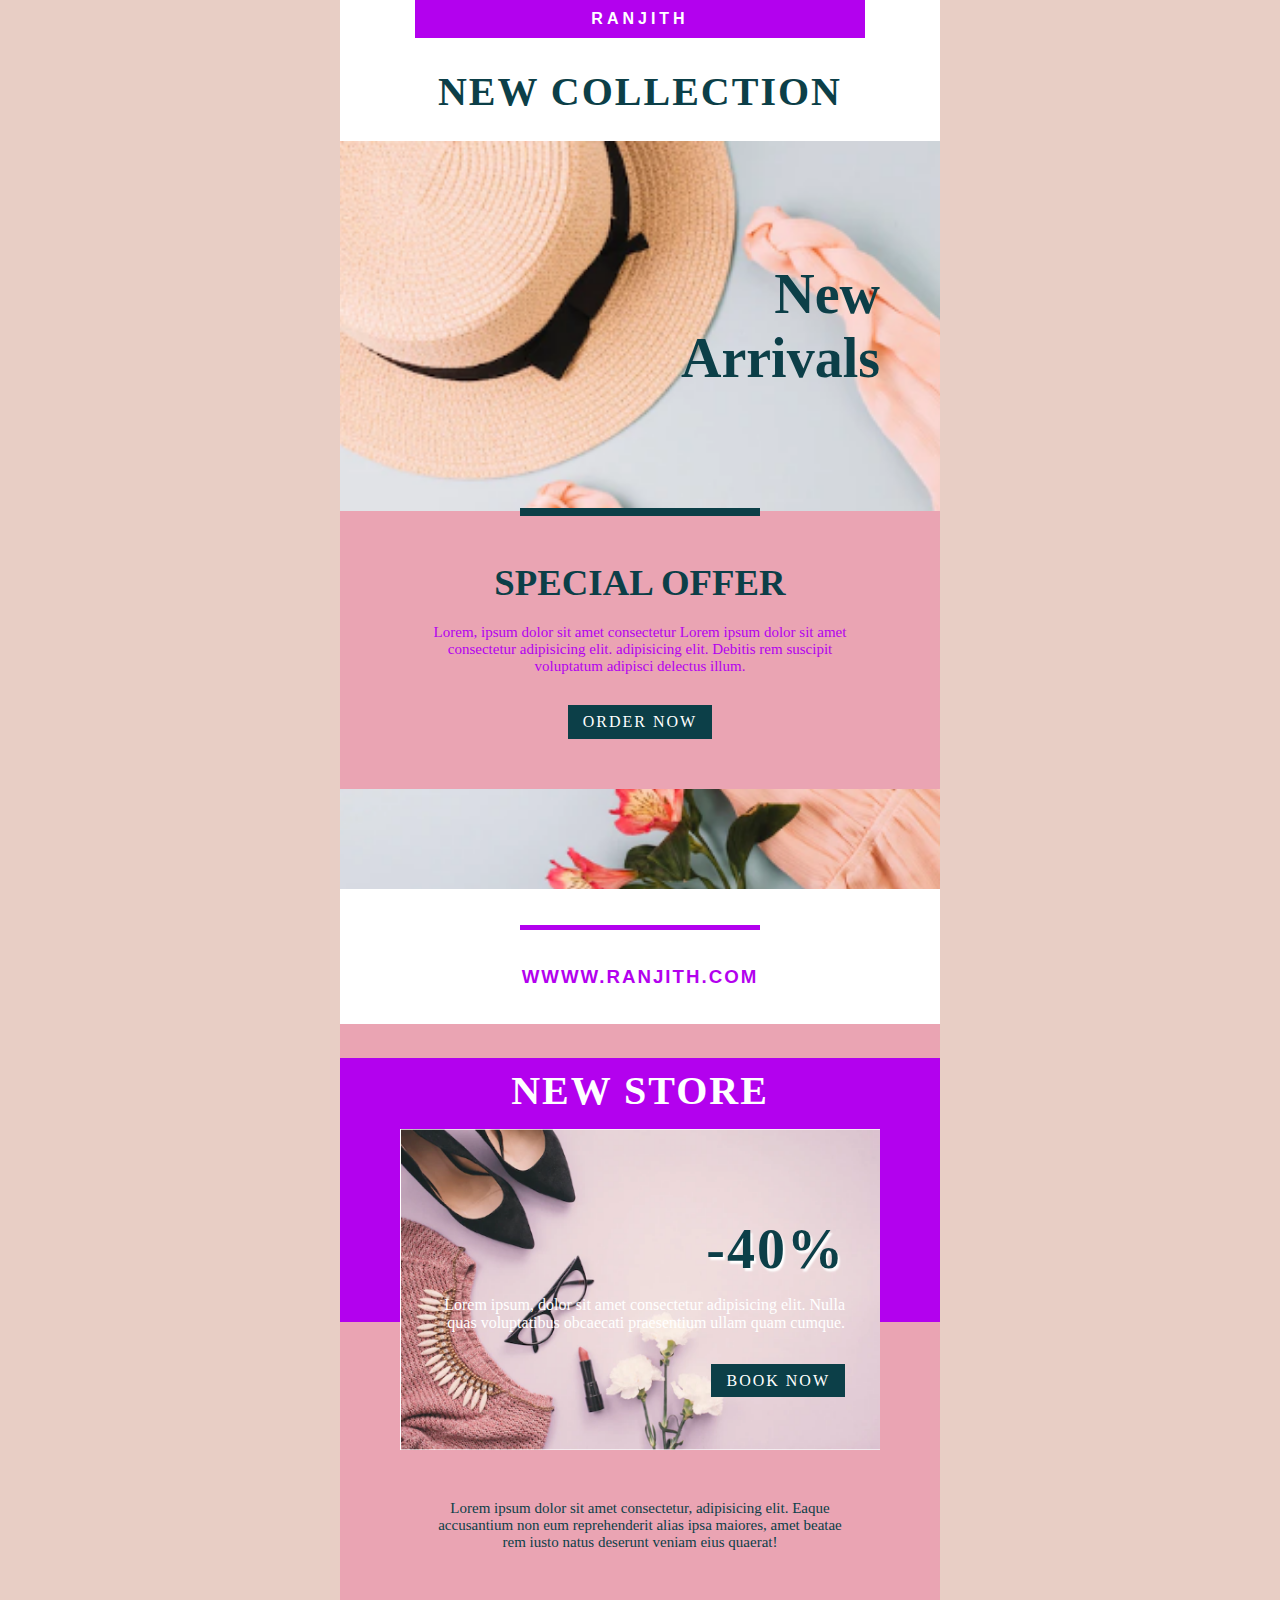
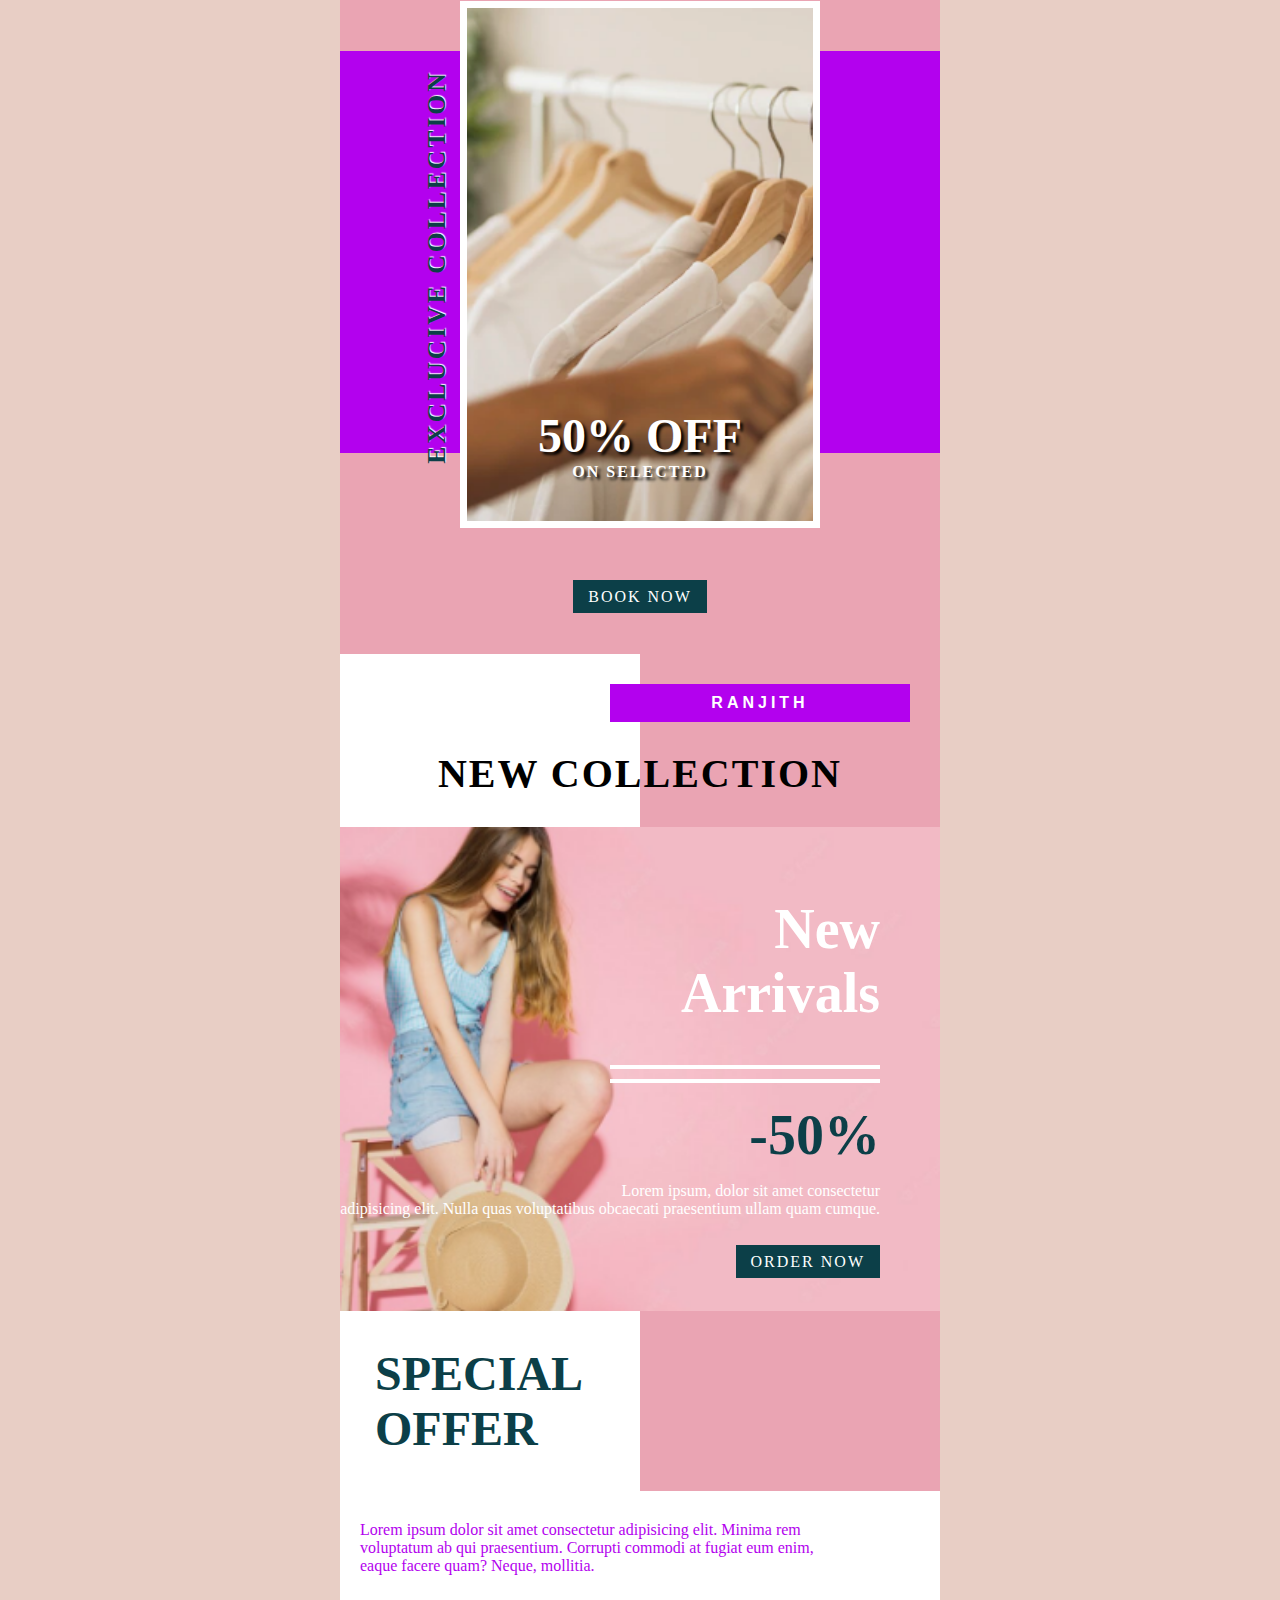
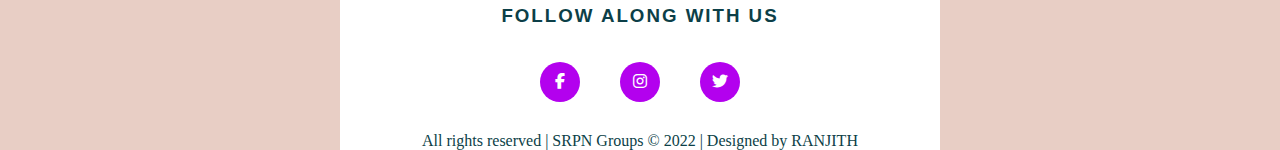
<file: brand/index.html>
<!DOCTYPE html>
<html lang="en">

<head>
    <meta charset="UTF-8">
    <meta http-equiv="X-UA-Compatible" content="IE=edge">
    <meta name="viewport" content="width=device-width, initial-scale=1.0">
    <title>Document</title>
    <link rel="stylesheet" href="style.css">
    <link rel="stylesheet" href="https://cdnjs.cloudflare.com/ajax/libs/font-awesome/6.2.0/css/all.min.css">
    
</head>

<body>
    <div class="wrapper">
       
        <div class="container">
            <div class="header-1">
                <div class="tag-top">
                    <h4>RANJITH</h4>
                </div>
                <h1>NEW COLLECTION</h1>
            </div>
            <div class="slide">
                <div class="banner">
                    <h1>New <br> Arrivals</h1>
                </div>
               
            </div>

            <div class="pink">
                <div class="line1"></div>
                <h2>SPECIAL OFFER</h2>
                <p>Lorem, ipsum dolor sit amet consectetur Lorem ipsum dolor sit amet consectetur adipisicing elit.
                    adipisicing elit. Debitis rem suscipit voluptatum adipisci delectus illum.</p>
                <a href="" class="btn">ORDER NOW</a>
            </div>

            <div class="footer-1">
                <p>
                </p>
            </div>
            <div class="footer">
                <div class="line2"></div>
                <h3>WWWW.RANJITH.COM</h3>
            </div>
        </div>
        <!-- ---------------------- First page  End----------------  -->
        <div class="p_container">
            <div class="header-2">
                <h1>NEW STORE</h1>
                <div class="image">
                    <h1><span>-40%</span></h1>
                    <p>Lorem ipsum, dolor sit amet consectetur adipisicing elit. Nulla quas voluptatibus  obcaecati
                       praesentium ullam quam cumque.
                    </p>
                    <a href="#" class="btn">BOOK NOW</a>
                </div>

            </div>
            <div class="banner-2">
                <p class="para" id="para">Lorem ipsum dolor sit amet consectetur, adipisicing elit. Eaque accusantium
                    non eum  reprehenderit alias ipsa maiores, amet beatae rem iusto natus deserunt veniam eius quaerat!</p>
                <div class="image2">
                    <h1><span>50%</span> OFF</h1>
                    <h6>ON SELECTED </h6>
                </div>

                <div class="side">
                    <h4>EXCLUCIVE COLLECTION </h4>
                </div>

               
                <div class="footer-2">
                    <a href="#" class="btn btn1">BOOK NOW</a>

                </div>
            </div>
        </div>
        <!-- ------------------ Second page End------------------------ -->

        <div class="container2">

            <div class="header3">
                <div class="tag2">
                    <h4>RANJITH</h4>
                </div>
                <h1>NEW COLLECTION</h1>
            </div>
            <div class="banner3">
                <div class="right">
                    <h1>New <br> Arrivals</h1>
                    <h3> </h3>
                    <h3></h3>
                    <h2>-50%</h2>
                    <p>Lorem ipsum, dolor sit amet consectetur <br> adipisicing elit. Nulla quas voluptatibus obcaecati
                        praesentium ullam quam cumque.
                    </p>
                    <a href="#" class="btn">ORDER NOW</a>


                </div>


            </div>
            <div class="body">
                <h1>SPECIAL OFFER</h1>
            </div>
        </div>
        <div class="container">
            <div class="footer3">
                <p class="para1">Lorem ipsum dolor sit amet consectetur adipisicing elit. Minima rem voluptatum ab qui
                    praesentium. Corrupti commodi at fugiat eum enim, eaque facere quam? Neque, mollitia.</p>

                <h3>FOLLOW ALONG WITH US</h3>
                <div class="icon">
                    <div><a href="#"><i class="fa-brands fa-facebook-f"></i></a></div>
                    <div><a href="#"><i class="fa-brands fa-instagram"></i></a></div>
                    <div><a href="#"><i class="fa-brands fa-twitter"></i></a></div>
                </div>
                <div class="container-fluid copy text-white text-center py-4" id="copy">
                    <p>All rights reserved |<span> SRPN Groups &#169; 2022 | Designed by <span>RANJITH</span></span></p>
                </div>
            </div>
        </div>
    </div>

</body>
</html>
</file>
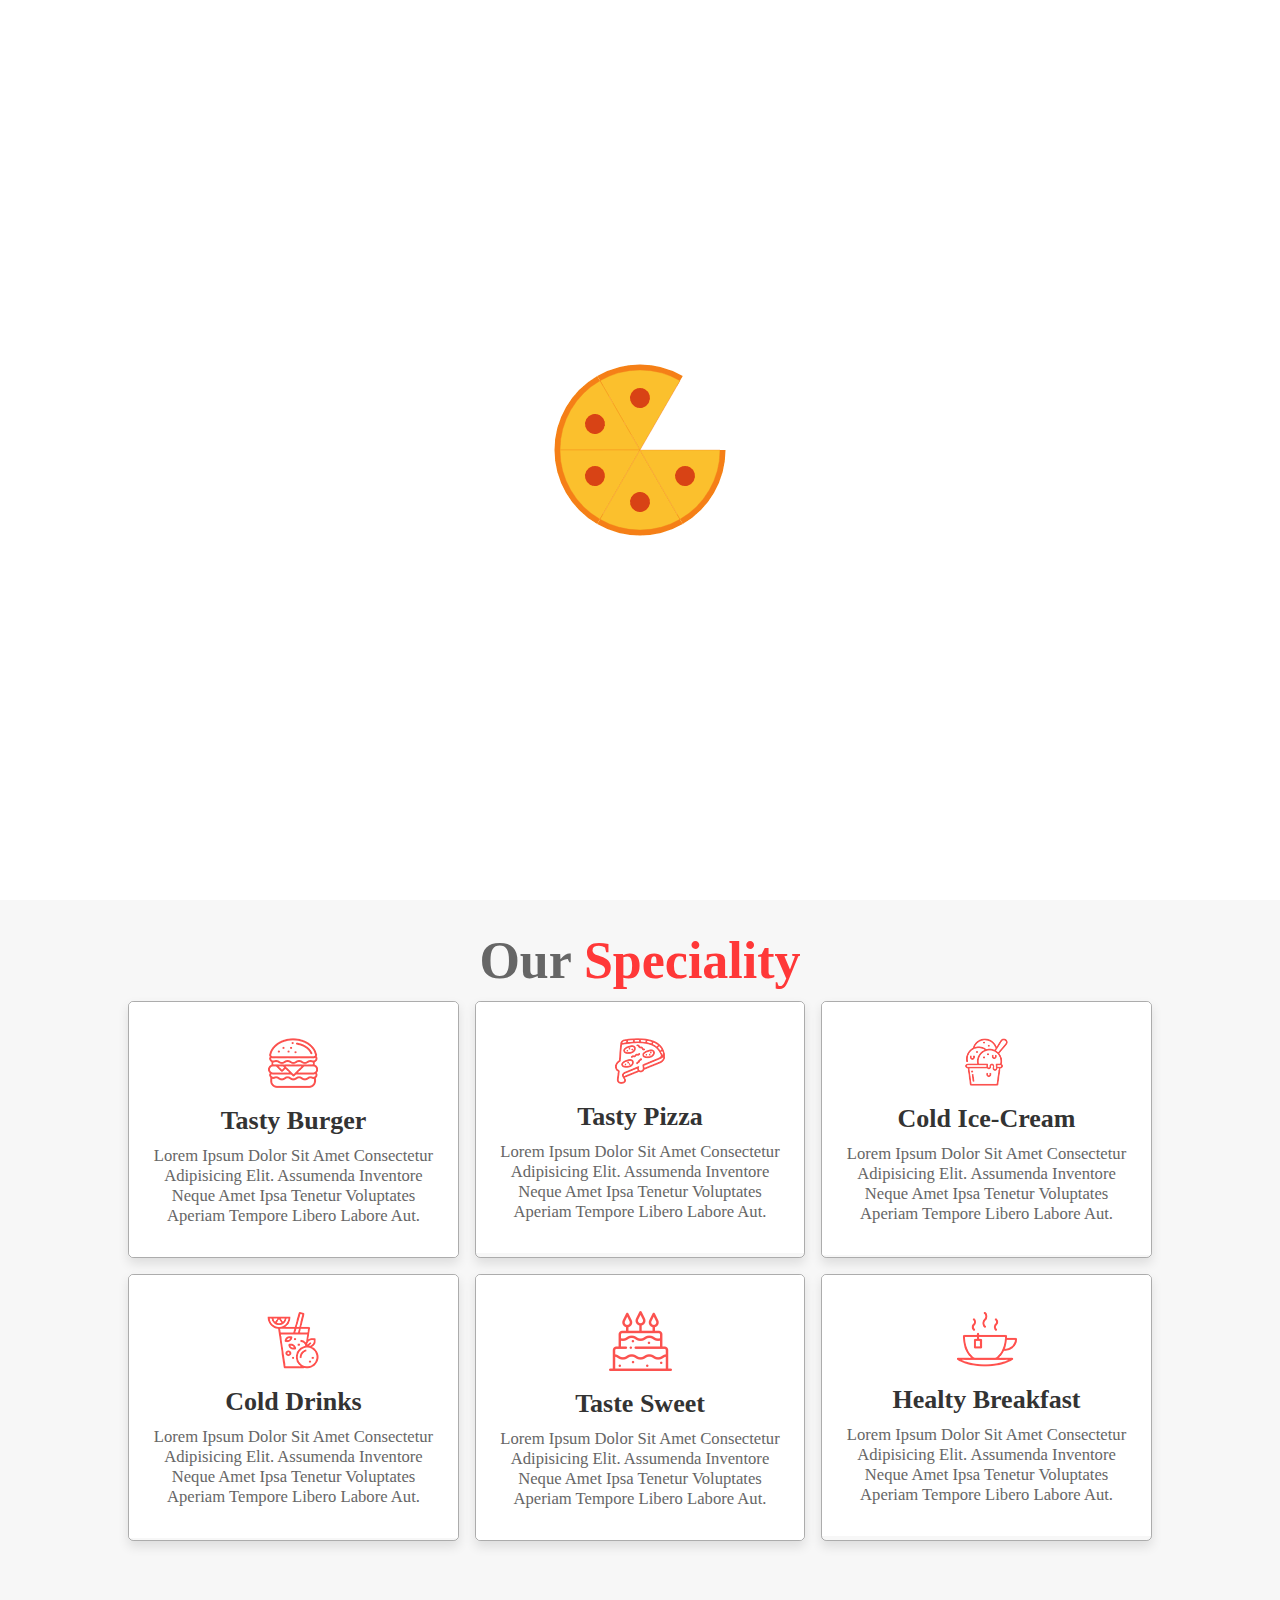
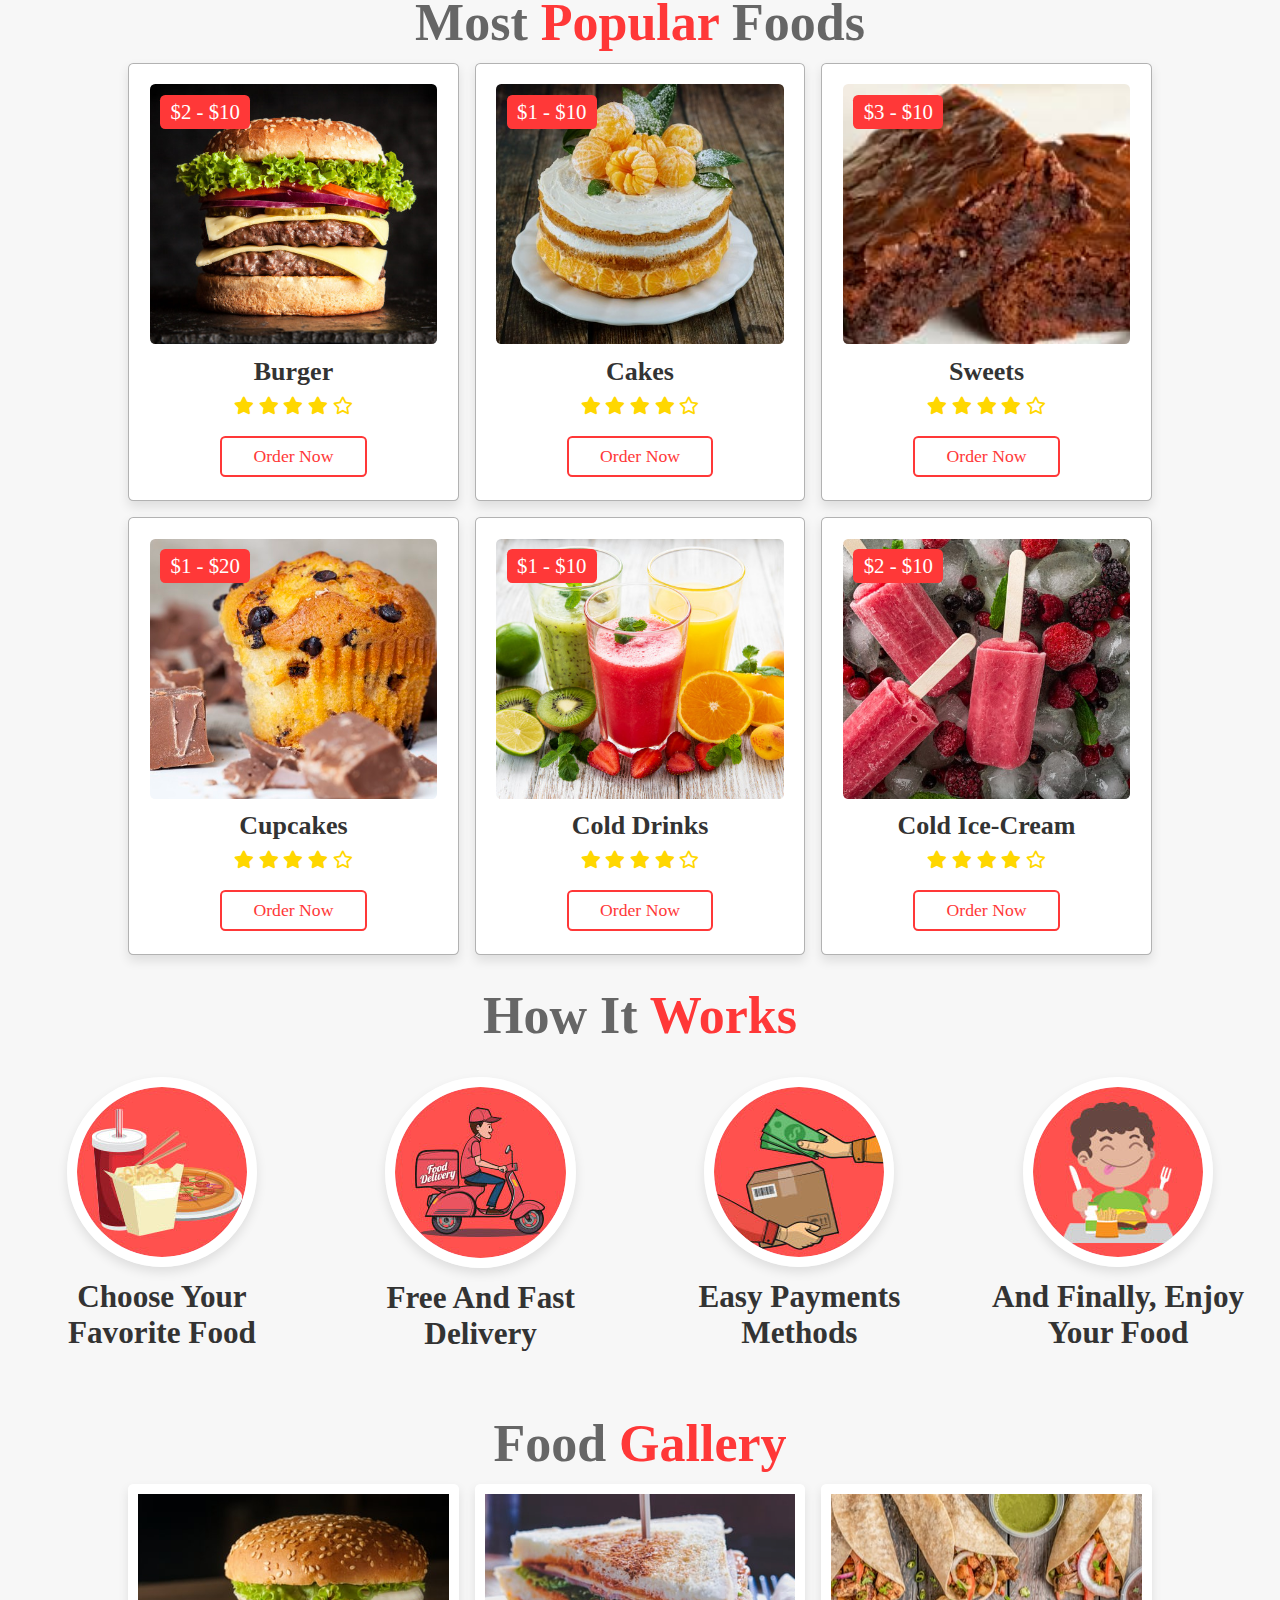
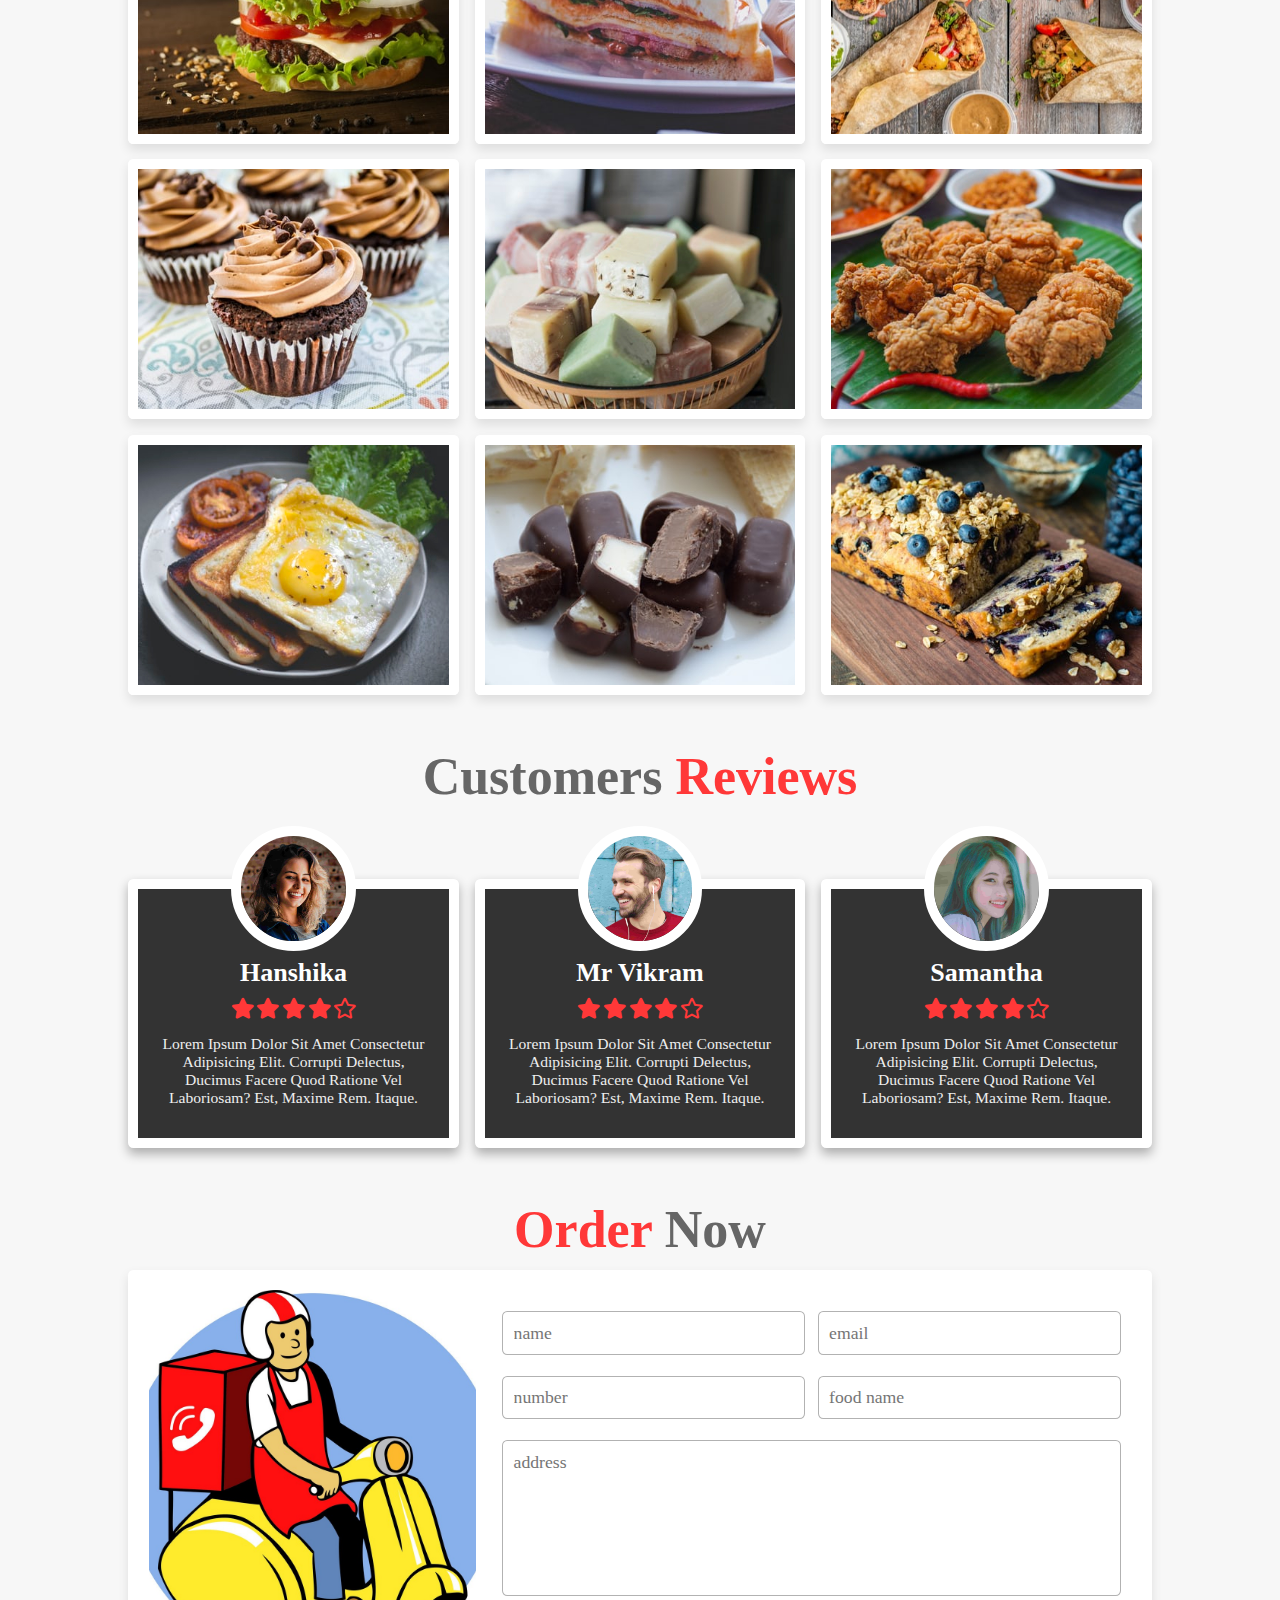
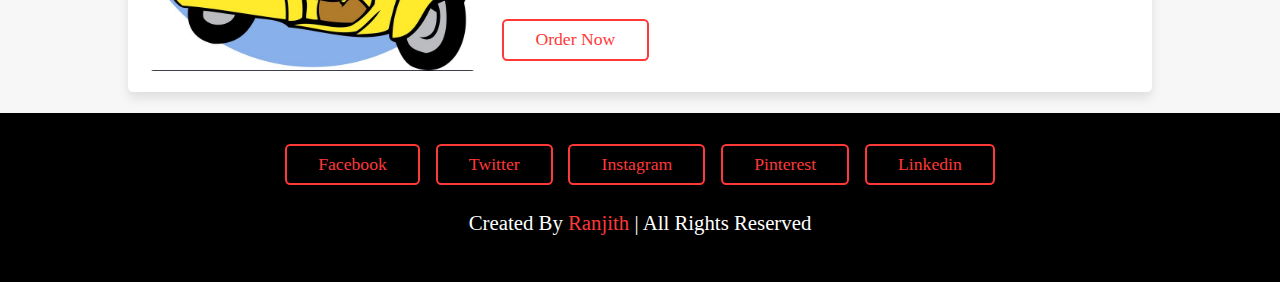
<file: restaurant/index.html>
<!DOCTYPE html>
<html lang="en">
<head>
    <meta charset="UTF-8">
    <meta name="viewport" content="width=device-width, initial-scale=1.0">
    <title>SHARANJI</title>
    <link rel="shortcut icon" href="images/SR (2).jpg" >
    <link rel="stylesheet" href="https://cdnjs.cloudflare.com/ajax/libs/font-awesome/5.15.3/css/all.min.css">
    <link rel="stylesheet" href="style.css">
</head>

<body>

    <div class="loader-container">
        <img src="images/loader.gif" alt="">
    </div>

    <header>

        <a class="logo"><i class="fas fa-utensils"></i>SR FOOD</a>
        <div id="menu-bar" class="fas fa-bars"></div>

        <nav class="navbar">
            <a href="#home">home</a>
            <a href="#speciality">speciality</a>
            <a href="#popular">popular</a>
            <a href="#gallery">gallery</a>
            <a href="#review">review</a>
            <a href="#order">order</a>
            <a href="#account">account</a>
        </nav>
    </header>

    <section class="home" id="home">

        <div class="content">
            <h3>food is an important of a balanced diet</h3>
            <p>a receipe has no soul.you as the cook, must bring soul to recipe </p>
            <a href="#" class="btn">order now</a>
        </div>

        <div class="image">
            <img src="images/home-img.png" alt="">
        </div>

    </section>

    <section class="speciality" id="speciality">

        <h1 class="heading"> our <span>speciality</span> </h1>

        <div class="box-container">

            <div class="box">
                <img class="image" src="images/s-img-1.jpg" alt="">
                <div class="content">
                    <img src="images/s-1.png" alt="">
                    <h3>tasty burger</h3>
                    <p>Lorem ipsum dolor sit amet consectetur adipisicing elit. Assumenda inventore neque amet ipsa
                        tenetur voluptates aperiam tempore libero labore aut.</p>
                </div>
            </div>
            <div class="box">
                <img class="image" src="images/s-img-2.jpg" alt="">
                <div class="content">
                    <img src="images/s-2.png" alt="">
                    <h3>tasty pizza</h3>
                    <p>Lorem ipsum dolor sit amet consectetur adipisicing elit. Assumenda inventore neque amet ipsa
                        tenetur voluptates aperiam tempore libero labore aut.</p>
                </div>
            </div>
            <div class="box">
                <img class="image" src="images/s-img-3.jpg" alt="">
                <div class="content">
                    <img src="images/s-3.png" alt="">
                    <h3>cold ice-cream</h3>
                    <p>Lorem ipsum dolor sit amet consectetur adipisicing elit. Assumenda inventore neque amet ipsa
                        tenetur voluptates aperiam tempore libero labore aut.</p>
                </div>
            </div>

            <div class="box">
                <img class="image" src="images/s-img-4.jpg" alt="">
                <div class="content">
                    <img src="images/s-4.png" alt="">
                    <h3>cold drinks</h3>
                    <p>Lorem ipsum dolor sit amet consectetur adipisicing elit. Assumenda inventore neque amet ipsa
                        tenetur voluptates aperiam tempore libero labore aut.</p>
                </div>
            </div>
            <div class="box">
                <img class="image" src="images/s-img-5.jpg" alt="">
                <div class="content">
                    <img src="images/s-5.png" alt="">
                    <h3>taste sweet</h3>
                    <p>Lorem ipsum dolor sit amet consectetur adipisicing elit. Assumenda inventore neque amet ipsa
                        tenetur voluptates aperiam tempore libero labore aut.</p>
                </div>
            </div>
           
            <div class="box">
                <img class="image" src="images/s-img-6.jpg" alt="">
                <div class="content">
                    <img src="images/s-6.png" alt="">
                    <h3>healty breakfast</h3>
                    <p>Lorem ipsum dolor sit amet consectetur adipisicing elit. Assumenda inventore neque amet ipsa
                        tenetur voluptates aperiam tempore libero labore aut.</p>
                </div>
            </div>

        </div>

    </section>

    <section class="popular" id="popular">

        <h1 class="heading"> most <span>popular</span> foods </h1>

        <div class="box-container">

            <div class="box">
                <span class="price"> $2 - $10 </span>
                <img src="images/p-1.jpg" alt="">
                <h3>burger</h3>
                <div class="stars">
                    <i class="fas fa-star"></i>
                    <i class="fas fa-star"></i>
                    <i class="fas fa-star"></i>
                    <i class="fas fa-star"></i>
                    <i class="far fa-star"></i>
                </div>
                <a href="#" class="btn">order now</a>
            </div>
            <div class="box">
                <span class="price"> $1 - $10 </span>
                <img src="images/p-2.jpg" alt="">
                <h3>cakes</h3>
                <div class="stars">
                    <i class="fas fa-star"></i>
                    <i class="fas fa-star"></i>
                    <i class="fas fa-star"></i>
                    <i class="fas fa-star"></i>
                    <i class="far fa-star"></i>
                </div>
                <a href="#" class="btn">order now</a>
            </div>
            <div class="box">
                <span class="price"> $3 - $10 </span>
                <img src="images/p-3.jpg" alt="">
                <h3>sweets</h3>
                <div class="stars">
                    <i class="fas fa-star"></i>
                    <i class="fas fa-star"></i>
                    <i class="fas fa-star"></i>
                    <i class="fas fa-star"></i>
                    <i class="far fa-star"></i>
                </div>
                <a href="#" class="btn">order now</a>
            </div>
            <div class="box">
                <span class="price"> $1 - $20 </span>
                <img src="images/p-4.jpg" alt="">
                <h3>cupcakes</h3>
                <div class="stars">
                    <i class="fas fa-star"></i>
                    <i class="fas fa-star"></i>
                    <i class="fas fa-star"></i>
                    <i class="fas fa-star"></i>
                    <i class="far fa-star"></i>
                </div>
                <a href="#" class="btn">order now</a>
            </div>
            <div class="box">
                <span class="price"> $1 - $10 </span>
                <img src="images/p-5.jpg" alt="">
                <h3>cold drinks</h3>
                <div class="stars">
                    <i class="fas fa-star"></i>
                    <i class="fas fa-star"></i>
                    <i class="fas fa-star"></i>
                    <i class="fas fa-star"></i>
                    <i class="far fa-star"></i>
                </div>
                <a href="#" class="btn">order now</a>
            </div>
            <div class="box">
                <span class="price"> $2 - $10 </span>
                <img src="images/p-6.jpg" alt="">
                <h3>cold ice-cream</h3>
                <div class="stars">
                    <i class="fas fa-star"></i>
                    <i class="fas fa-star"></i>
                    <i class="fas fa-star"></i>
                    <i class="fas fa-star"></i>
                    <i class="far fa-star"></i>
                </div>
                <a href="#" class="btn">order now</a>
            </div>

        </div>

    </section>

    <div class="step-container">
        <h1 class="heading">how it <span>works</span></h1>
        <section class="steps">

            <div class="box">
                <img src="images/step-1.jpg" alt="">
                <h3>choose your favorite food</h3>
            </div>
            <div class="box">
                <img src="images/step-2.jpg" alt="">
                <h3>free and fast delivery</h3>
            </div>
            <div class="box">
                <img src="images/step-3.jpg" alt="">
                <h3>easy payments methods</h3>
            </div>
            <div class="box">
                <img src="images/step-4.jpg" alt="">
                <h3>and finally, enjoy your food</h3>
            </div>

        </section>
    </div>

    <section class="gallery" id="gallery">
        <h1 class="heading"> food <span> gallery </span> </h1>
        <div class="box-container">

            <div class="box">
                <img src="images/g-1.jpg" alt="">
                <div class="content">
                    <h3>tasty food</h3>
                    <p>Lorem ipsum dolor sit, amet consectetur adipisicing elit. Deleniti, ipsum.</p>
                    <a href="#" class="btn">order now</a>
                </div>
            </div>
            <div class="box">
                <img src="images/g-2.jpg" alt="">
                <div class="content">
                    <h3>tasty food</h3>
                    <p>Lorem ipsum dolor sit, amet consectetur adipisicing elit. Deleniti, ipsum.</p>
                    <a href="#" class="btn">order now</a>
                </div>
            </div>
            <div class="box">
                <img src="images/g-3.jpg" alt="">
                <div class="content">
                    <h3>tasty food</h3>
                    <p>Lorem ipsum dolor sit, amet consectetur adipisicing elit. Deleniti, ipsum.</p>
                    <a href="#" class="btn">order now</a>
                </div>
            </div>
            <div class="box">
                <img src="images/g-4.jpg" alt="">
                <div class="content">
                    <h3>tasty food</h3>
                    <p>Lorem ipsum dolor sit, amet consectetur adipisicing elit. Deleniti, ipsum.</p>
                    <a href="#" class="btn">order now</a>
                </div>
            </div>
            <div class="box">
                <img src="images/g-5.jpg" alt="">
                <div class="content">
                    <h3>tasty food</h3>
                    <p>Lorem ipsum dolor sit, amet consectetur adipisicing elit. Deleniti, ipsum.</p>
                    <a href="#" class="btn">order now</a>
                </div>
            </div>
            <div class="box">
                <img src="images/g-6.jpg" alt="">
                <div class="content">
                    <h3>tasty food</h3>
                    <p>Lorem ipsum dolor sit, amet consectetur adipisicing elit. Deleniti, ipsum.</p>
                    <a href="#" class="btn">order now</a>
                </div>
            </div>
            <div class="box">
                <img src="images/g-7.jpg" alt="">
                <div class="content">
                    <h3>tasty food</h3>
                    <p>Lorem ipsum dolor sit, amet consectetur adipisicing elit. Deleniti, ipsum.</p>
                    <a href="#" class="btn">order now</a>
                </div>
            </div>
            <div class="box">
                <img src="images/g-8.jpg" alt="">
                <div class="content">
                    <h3>tasty food</h3>
                    <p>Lorem ipsum dolor sit, amet consectetur adipisicing elit. Deleniti, ipsum.</p>
                    <a href="#" class="btn">order now</a>
                </div>
            </div>
            <div class="box">
                <img src="images/g-9.jpg" alt="">
                <div class="content">
                    <h3>tasty food</h3>
                    <p>Lorem ipsum dolor sit, amet consectetur adipisicing elit. Deleniti, ipsum.</p>
                    <a href="#" class="btn">order now</a>
                </div>
            </div>

        </div>
    </section>

    <section class="review" id="review">
        <h1 class="heading"> Customers <span>Reviews</span> </h1>
        <div class="box-container">

            <div class="box">
                <img src="images/pic1.png" alt="">
                <h3>hanshika</h3>
                <div class="stars">
                    <i class="fas fa-star"></i>
                    <i class="fas fa-star"></i>
                    <i class="fas fa-star"></i>
                    <i class="fas fa-star"></i>
                    <i class="far fa-star"></i>
                </div>
                <p>Lorem ipsum dolor sit amet consectetur adipisicing elit. Corrupti delectus, ducimus facere quod
                    ratione vel laboriosam? Est, maxime rem. Itaque.</p>
            </div>

            <div class="box">
                <img src="images/pic2.png" alt="">
                <h3>mr vikram</h3>
                <div class="stars">
                    <i class="fas fa-star"></i>
                    <i class="fas fa-star"></i>
                    <i class="fas fa-star"></i>
                    <i class="fas fa-star"></i>
                    <i class="far fa-star"></i>
                </div>
                <p>Lorem ipsum dolor sit amet consectetur adipisicing elit. Corrupti delectus, ducimus facere quod
                    ratione vel laboriosam? Est, maxime rem. Itaque.</p>
            </div>

            <div class="box">
                <img src="images/pic3.png" alt="">
                <h3>samantha</h3>
                <div class="stars">
                    <i class="fas fa-star"></i>
                    <i class="fas fa-star"></i>
                    <i class="fas fa-star"></i>
                    <i class="fas fa-star"></i>
                    <i class="far fa-star"></i>
                </div>
                <p>Lorem ipsum dolor sit amet consectetur adipisicing elit. Corrupti delectus, ducimus facere quod
                    ratione vel laboriosam? Est, maxime rem. Itaque.</p>
            </div>
        </div>
    </section>

    <section class="order" id="order">
        <h1 class="heading"> <span>order</span> now </h1>
        <div class="row">
            <div class="image">
                <img src="images/order1.jpg" alt="">
            </div>
            <form action="">
                <div class="inputBox">
                    <input type="text" placeholder="name">
                    <input type="email" placeholder="email">
                </div>
                <div class="inputBox">
                    <input type="number" placeholder="number">
                    <input type="text" placeholder="food name">
                </div>
                <textarea placeholder="address" name="" id="" cols="30" rows="10"></textarea>
                <input type="submit" value="order now" class="btn">
            </form>
        </div>
    </section>

    <section class="footer">
        <div class="share">
            <a href="#" class="btn">facebook</a>
            <a href="#" class="btn">twitter</a>
            <a href="#" class="btn">instagram</a>
            <a href="#" class="btn">pinterest</a>
            <a href="#" class="btn">linkedin</a>
        </div>
    <h1 class="credit"> Created by <span> ranjith </span> | All rights reserved </h1>
    </section>

           <!-- scroll button -->
    <a href="#home" class="fas fa-angle-up" id="scroll-top"></a>
    
    <script src="script.js"></script>
</body>
</html>
</file>
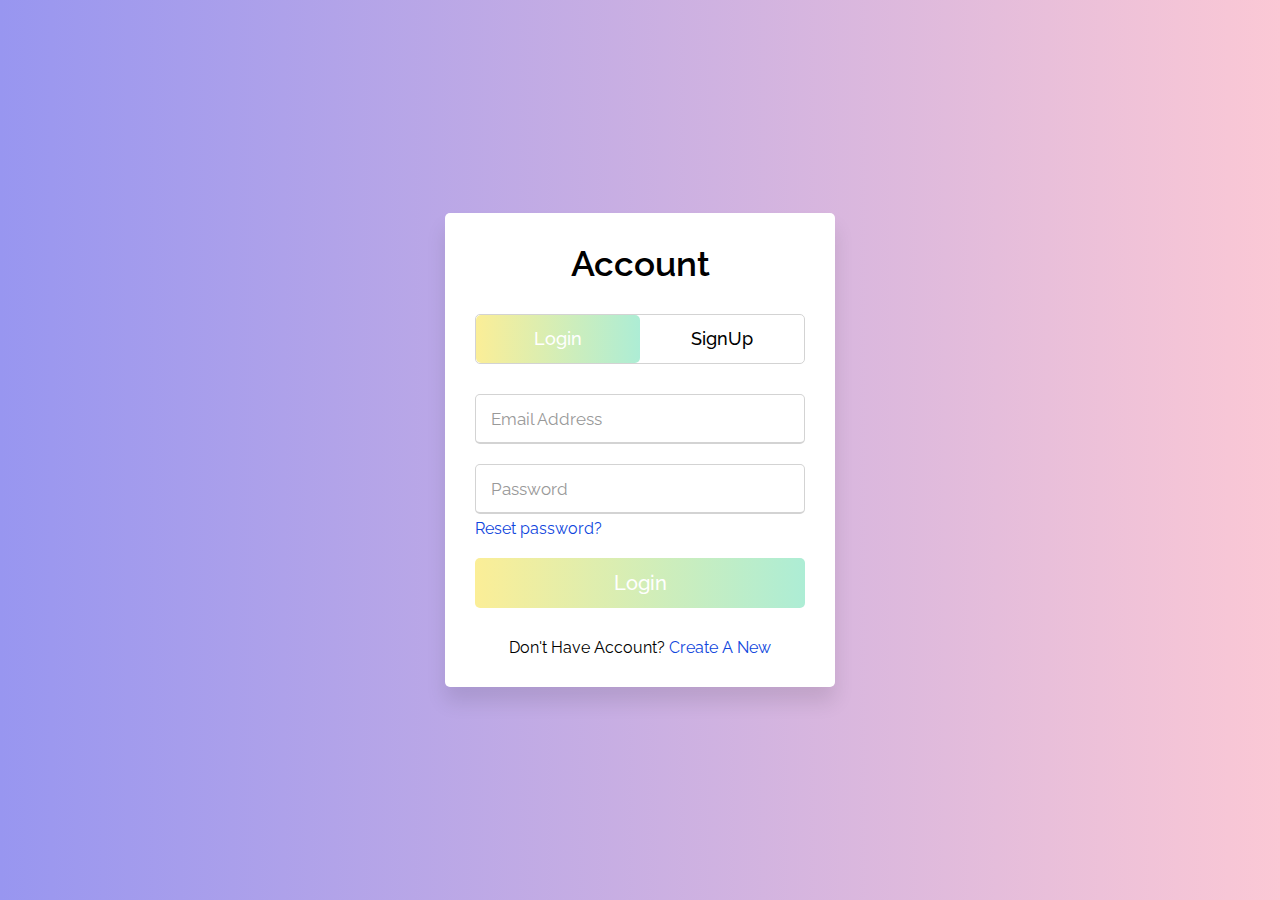
<file: login-sign up page/form.html>
<!DOCTYPE html>
<html lang="en" dir="ltr">
   <head>
      <meta charset="utf-8">
      <title>Sign Up | Log In</title>
      <link rel="stylesheet" href="style.css">
      <meta name="viewport" content="width=device-width, initial-scale=1.0">
   </head>
   <body>
      <div class="wrapper">
         <div class="title-text">
            <div class="title login">
               Account 
            </div>
            <div class="title signup">
               Account
            </div>
         </div>
         <div class="form-container">
            <div class="slide-controls">
               <input type="radio" name="slide" id="login" checked>
               <input type="radio" name="slide" id="signup">
               <label for="login" class="slide login">Login</label>
               <label for="signup" class="slide signup">SignUp</label>
               <div class="slider-tab"></div>
            </div>
            <div class="form-inner">
               <form action="#" class="login">
                  <div class="field">
                     <input type="text" placeholder="Email Address" required>
                  </div>
                  <div class="field">
                     <input type="password" placeholder="Password" required>
                  </div>
                  <div class="pass-link">
                     <a href="#">Reset password?</a>
                  </div>
                  <div class="field btn">
                     <div class="btn-layer"></div>
                     <input type="submit" value="Login">
                  </div>
                  <div class="signup-link">
                     Don't Have Account? <a href="">Create A New</a>
                  </div>
               </form>
               <form action="#" class="signup">
                  <div class="field">
                     <input type="text" placeholder="Email Address" required>
                  </div>
                  <div class="field">
                     <input type="password" placeholder="Password" required>
                  </div>
                  <div class="field">
                     <input type="password" placeholder="Confirm Password" required>
                  </div>
                  <div class="field btn">
                     <div class="btn-layer"></div>
                     <input type="submit" value="SignUp">
                  </div>
               </form>
            </div>
         </div>
      </div>
      <script>
         const loginText = document.querySelector(".title-text .login");
         const loginForm = document.querySelector("form.login");
         const loginBtn = document.querySelector("label.login");
         const signupBtn = document.querySelector("label.signup");
         const signupLink = document.querySelector("form .signup-link a");
         signupBtn.onclick = (()=>{
           loginForm.style.marginLeft = "-50%";
           loginText.style.marginLeft = "-50%";
         });
         loginBtn.onclick = (()=>{
           loginForm.style.marginLeft = "0%";
           loginText.style.marginLeft = "0%";
         });
         signupLink.onclick = (()=>{
           signupBtn.click();
           return false;
         });
      </script>
   </body>
</html>
</file>
<file: brand/style.css>
* {
    padding: 0;
    margin: 0;
    box-sizing: border-box;
}

:root {
    --background: #E8CEC5;
    --pink: #b301ee;
    --lightpink: #eaa4b3;
    --text: #0c3f48;
}

.wrapper {
    width: 100%;
    background-color: var(--background);
}

.container {
    width: 600px;
    margin: auto;
    background-color: #fff;
    color: var(--text);
}
.container-5{
    width: 55%;
    margin: auto;
}
.tag-top {
    width: 75%;
    background-color: var(--pink);
    color: white;
    margin: auto;
    font-family: sans-serif;
}

.tag-top h4 {
    padding: 10px;
    text-align: center;
    letter-spacing: 4px;
}

.header-1 h1 {
    text-align: center;
    font-size: 2.5rem;
    letter-spacing: 2px;
    margin-top: 30px;
    margin-bottom: 26px;
}

.banner {
    background: url(./images/header_1.png) no-repeat center center;
    background-size: cover;
    display: flex;
    align-items: flex-end;
    justify-content: end;
}

.banner h1 {
    font-size: 3.5rem;
    text-align: end;
    padding: 121px 60px;
}

/* -------------------------------------------------------- */

.pink {
    background-color: var(--lightpink);
    display: flex;
    flex-direction: column;
    align-items: center;
    text-align: center;
    padding: 50px 80px;
    position: relative;
}

.pink h2 {
    font-size: 2.3rem;
    font-weight: 600;
}

.pink p {
    color: var(--pink);
    font-size: 15px;
    margin: 20px 0px;
}

.btn {
    background-color: var(--text);
    padding: 8px 15px;
    color: #fff;
    letter-spacing: 2px;
    text-decoration: none;
    margin-top: 10px;
    transition: all 0.6s;
}
.btn:hover {
    background-color: var(--pink);
    color: var(--text);
}

.footer-1 {
    background: url(./images/footer1-2.png) no-repeat center center;
    background-size:cover;
    text-align: center;
    /* background-attachment: fixed; */
}

.footer-1 p,
.para {
    width: 68%;
    margin: auto;
    text-align: center;
    font-size: 15px;
    padding: 50px 0px;
}

.footer {
    background-color: #fff;
    display: flex;
    flex-direction: column;
    text-align: center;
    align-items: center;
}

.line1 {
    width: 40%;
    height: 8px;
    background-color: var(--text);
    position: absolute;
    margin-top: -53px;
}

.line2 {
    width: 40%;
    height: 5px;
    margin: 36px auto;
    background-color: var(--pink);
}

.footer h3 {
    color: var(--pink);
    letter-spacing: 2px;
    font-family: Arial, Helvetica, sans-serif;
    margin-bottom: 36px;
}

/* --------------------- First page End--------------------------  */
.p_container {
    width: 600px;
    margin: auto;
    background-color: var(--lightpink);
    color: var(--text);

}

.header-2 {
    background-image: linear-gradient(var(--lightpink) 0%, var(--lightpink) 8%, var(--pink) 8%, var(--pink) 70%, var(--lightpink) 70%, var(--lightpink) 100%);

}

.header-2 h1 {
    text-align: center;
    font-size: 2.5rem;
    letter-spacing: 2px;
    color: #fff;
    padding-top: 43px;
    padding-bottom: 15px;
}

.image {
    width: 80%;
    margin: auto;
    background: url(./images/header_2.png) no-repeat center center;
    background-size: cover;
    /* height: 300px; */
    text-align: end;
    padding: 35px 35px 60px 35px;
}

.image h1 {
    font-size: 3.5rem;
    text-align: end;
    color: var(--text);
    margin-top: 10px;
    text-shadow: 2px 3px 2px white;
}

.image p {
    color: #fff !important;
    padding-bottom: 40px;
    display: block;
  
}

.header-2 p {
    color: var(--pink);
}

.banner-2 {
    background-image: linear-gradient(var(--lightpink) 0%, var(--lightpink) 25%, var(--pink) 25%, var(--pink) 75%, var(--lightpink) 75%, var(--lightpink) 100%);
    padding-bottom: 8%;
    display: flex;
    align-items: center;
    flex-direction: column;
    position: relative;
}

.image2 {
    background:  url(./images/footer_2.png) no-repeat center center;
    background-size: cover;
    width: 60%;
    padding: 400px 10px 10px 10px;
    border: 7px solid white;
    text-align: center;
    margin-bottom: 60px;
}

.image2 h1 {
    font-size: 3rem;
    color: #fff;
    text-shadow: 3px 3px 3px black;
}

.image2 h6 {
    font-size: 1rem;
    color: #fff;
    letter-spacing: 2px;
    padding-bottom: 30px;
    text-shadow: 3px 3px 3px black;
}

.side h4 {
    position: absolute;
    font-size: 1.6rem;
    transform: rotate(-90deg);
    left: -100px;
    top: 50%;
    letter-spacing: 3px;
    text-shadow: 1px 1px 1px white;
}

.btn1 {
    margin-top: 25px;
    margin-bottom: 25px;
}
/* ----------------------- Second Page End---------------------------- */
.container2 {
    width: 600px;
    margin: auto;
    background: linear-gradient(to right, white 50%, var(--lightpink) 50%);

}

.tag2 {
    width: 50%;
    background-color: var(--pink);
    color: white;
    margin-left: 45%;
    font-family: sans-serif;
}

.header3 {
    padding-top: 30px;
}

.header3 h1 {
    text-align: center;
    font-size: 2.5rem;
    letter-spacing: 2px;
    margin-top: 28px;
    margin-bottom: 30px;
}

.tag2 h4 {
    padding: 10px;
    text-align: center;
    letter-spacing: 4px;
}

.banner3 {
    background: url(./images/header_3.png) no-repeat center center;
    background-size: cover;
}

.right {
    text-align: end;
    padding-right: 60px;
    padding-top: 60px;
    padding-bottom: 40px;
    color: #fff;
}

.right h1 {
    font-size: 3.5rem;
    margin-bottom: 40px;
    margin-top: 10px;
}

.right h3 {
    width: 50%;
    height: 4px;
    background-color: white;
    margin-bottom: 10px;
    margin-left: 50%;
}

.right h2 {
    margin-top: 20px;
    font-size: 3.5rem;
    padding-bottom: 15px;
    color: var(--text);
}

.right p {
    margin-bottom: 35px;
}

.right a {
    margin-bottom: 60px;
}

.body h1 {
    font-size: 3rem;
    color: var(--text);
    width: 50%;
    padding: 35px;
}

.para1 {
    width: 80%;
    padding-left: 20px;
    padding-top: 30px;
    padding-bottom: 30px;
    color: var(--pink);
}

.footer3 h3 {
    letter-spacing: 2px;
    color: var(--text);
    font-family: Arial, Helvetica, sans-serif;
    margin-bottom: 15px;
    text-align: center;
}

.icon {
    display: flex;
    justify-content: center;
    align-items: center;
    padding-bottom: 10px;
}

.icon div {
    width: 40px;
    height: 40px;
    border-radius: 50%;
    margin: 20px;
    background-color: var(--pink);
    display: flex;
    justify-content: center;
    align-items: center;
    cursor: pointer;

}

.icon div a {
    color: #fff;

}
#copy{
    display: flex;
    justify-content: center;
}
/* ------------------------********-------------------------- */
@media screen and (max-width:450px) {

    .container,
    .p_container,
    .container2 {
        width: 100%;
    }

    .header-1 h1,

    .header3 h1,
    .right h1,
    .body h1,
    .image2 h1,
    .header-2 h1 {
        font-size: 1.8rem;
    }

    .pink {
        padding: 50px 44px;


    }
    
    .banner h1 {
       padding: 70px 60px;
    }

    .banner h3 {
        font-size: 1.5rem;
    }

    .pink h2 {
        font-size: 1.8rem;

    }

    .side h4 {
        left: -148px;
        top: 46%;
    }

    .image2 {
        min-height: 415px;
        top: 79%;
        padding: 289px 10px 10px 10px;
    }

    .image2 h6 {
        font-size: 0.8rem;
    }

    .right {
        padding-right: 19px;
    }

    .para {
        padding: 25px 0px;
        font-size: 11px;
    }
    .footer-1 p{
        padding: 25px 0px;
    }
}

@media screen and (min-width:451px) and (max-width:769px) {

    .container,
    .p_container,
    .container2 {
        width: 100%;
    }

    .banner {
        background-repeat: no-repeat;
    }

}
</file>
<file: restaurant/style.css>
:root {
    --red: #ff3838;
}

*{
    font-family: Cambria, Cochin, Georgia, Times, 'Times New Roman', serif;
    margin: 0;
    padding: 0;
    box-sizing: border-box;
    outline: none;
    border: none;
    text-decoration: none;
    text-transform: capitalize;
    transition: all .2s linear;
}

*::selection {
    background: var(--red);
    color: #fff;
}

html {
    font-size: 65%;
    overflow-x: hidden;
    scroll-behavior: smooth;
    scroll-padding-top: 9rem;
}

body {
    background: #f7f7f7;
}

section {
    padding: 2rem 10%;
}

.heading {
    text-align: center;
    font-size: 5rem;
    padding: 1rem;
    color: #666;
}

.heading span {
    color: var(--red);
}

.btn {
    display: inline-block;
    padding: .8rem 3rem;
    border: 2px solid var(--red);
    color: var(--red);
    cursor: pointer;
    font-size: 1.7rem;
    border-radius: .5rem;
    position: relative;
    overflow: hidden;
    z-index: 0;
    margin-top: 1rem;
}

.btn::before {
    content: '';
    position: absolute;
    top: 0;
    right: 0;
    width: 0%;
    height: 100%;
    background: var(--red);
    transition: .3s linear;
    z-index: -1;
}

.btn:hover::before {
    width: 100%;
    left: 0;
}

.btn:hover {
    color: #fff;
}

header {
    position: fixed;
    top: 0;
    left: 0;
    right: 0;
    z-index: 1000;
    display: flex;
    align-items: center;
    justify-content: space-between;
    background: #fff;
    padding: 2rem;
    box-shadow: 0 .5rem 1rem rgba(0, 0, 0, .1);
}

header .logo {
    font-size: 2.5rem;
    font-weight: bolder;
    color: #666;
}

header .logo i {
    padding-right: .5rem;
    color: var(--red);
}

header .navbar a {
    font-size: 2rem;
    margin-left: 2rem;
    color: #666;
}

header .navbar a:hover {
    color: var(--red);
}

#menu-bar {
    font-size: 3rem;
    cursor: pointer;
    color: #666;
    border: .1rem solid #666;
    border-radius: .3rem;
    padding: .5rem 1.5rem;
    display: none;
}

.home {
    display: flex;
    flex-wrap: wrap;
    gap: 1.5rem;
    min-height: 100vh;
    align-items: center;
    background: url(images/home-bg.jpg) no-repeat;
    background-size: cover;
    background-position: center;
}

.home .content {
    flex: 1 1 40rem;
    padding-top: 6.5rem;
}

.home .image {
    flex: 1 1 40rem;
}

.home .image img {
    width: 100%;
    padding: 1rem;
    animation: float 3s linear infinite;
}

@keyframes float {
    0%,
    100% {
        transform: translateY(0rem);
    }
    50% {
        transform: translateY(3rem);
    }
}

.home .content h3 {
    font-size: 5rem;
    color: #333;
}

.home .content p {
    font-size: 1.7rem;
    color: #666;
    padding: 1rem 0;
}

.speciality .box-container {
    display: flex;
    flex-wrap: wrap;
    gap: 1.5rem;
}

.speciality .box-container .box {
    flex: 1 1 30rem;
    position: relative;
    overflow: hidden;
    box-shadow: 0 .5rem 1rem rgba(0, 0, 0, .1);
    border: .1rem solid rgba(0, 0, 0, .3);
    cursor: pointer;
    border-radius: .5rem;
}

.speciality .box-container .box .image {
    height: 100%;
    width: 100%;
    object-fit: cover;
    position: absolute;
    top: -100%;
    left: 0;
}

.speciality .box-container .box .content {
    text-align: center;
    background: #fff;
    padding: 2rem;
}

.speciality .box-container .box .content img {
    margin: 1.5rem 0;
}

.speciality .box-container .box .content h3 {
    font-size: 2.5rem;
    color: #333;
}

.speciality .box-container .box .content p {
    font-size: 1.6rem;
    color: #666;
    padding: 1rem 0;
}

.speciality .box-container .box:hover .image {
    top: 0;
}

.speciality .box-container .box:hover .content {
    transform: translateY(100%);
}

.popular .box-container {
    display: flex;
    flex-wrap: wrap;
    gap: 1.5rem;
}

.popular .box-container .box {
    padding: 2rem;
    background: #fff;
    box-shadow: 0 .5rem 1rem rgba(0, 0, 0, .1);
    border: .1rem solid rgba(0, 0, 0, .3);
    border-radius: .5rem;
    text-align: center;
    flex: 1 1 30rem;
    position: relative;
}

.popular .box-container .box img {
    height: 25rem;
    object-fit: cover;
    width: 100%;
    border-radius: .5rem;
}

.popular .box-container .box .price {
    position: absolute;
    top: 3rem;
    left: 3rem;
    background: var(--red);
    color: #fff;
    font-size: 2rem;
    padding: .5rem 1rem;
    border-radius: .5rem;
}

.popular .box-container .box h3 {
    color: #333;
    font-size: 2.5rem;
    padding-top: 1rem;
}

.popular .box-container .box .stars i {
    color: gold;
    font-size: 1.7rem;
    padding: 1rem .1rem;
}

.steps {
    display: flex;
    flex-wrap: wrap;
    gap: 1.5rem;
    padding: 1rem;
}

.steps .box {
    flex: 1 1 25rem;
    padding: 1rem;
    text-align: center;
}

.steps .box img {
    border-radius: 50%;
    border: 1rem solid #fff;
    box-shadow: 0 .5rem 1rem rgba(0, 0, 0, .1);
}

.steps .box h3 {
    font-size: 3rem;
    color: #333;
    padding: 1rem;
}

.gallery .box-container {
    display: flex;
    flex-wrap: wrap;
    gap: 1.5rem;
}

.gallery .box-container .box {
    height: 25rem;
    flex: 1 1 30rem;
    border: 1rem solid #fff;
    box-shadow: 0 .5rem 1rem rgba(0, 0, 0, .1);
    border-radius: .5rem;
    position: relative;
    overflow: hidden;
}

.gallery .box-container .box img {
    height: 100%;
    width: 100%;
    object-fit: cover;
}

.gallery .box-container .box .content {
    position: absolute;
    top: -100%;
    left: 0;
    height: 100%;
    width: 100%;
    background: rgba(255, 255, 255, .9);
    padding: 2rem;
    padding-top: 5rem;
    text-align: center;
}

.gallery .box-container .box .content h3 {
    font-size: 2.5rem;
    color: #333;
}

.gallery .box-container .box .content p {
    font-size: 1.5rem;
    color: #666;
    padding: 1rem 0;
}

.gallery .box-container .box:hover .content {
    top: 0;
}

.review .box-container {
    display: flex;
    flex-wrap: wrap;
    gap: 1.5rem;
}

.review .box-container .box {
    text-align: center;
    padding: 2rem;
    border: 1rem solid #fff;
    box-shadow: 0 .5rem 1rem rgba(0, 0, 0, .3);
    border-radius: .5rem;
    flex: 1 1 30rem;
    background: #333;
    margin-top: 6rem;
}

.review .box-container .box img {
    height: 12rem;
    width: 12rem;
    border-radius: 50%;
    border: 1rem solid #fff;
    margin-top: -8rem;
    object-fit: cover;
}

.review .box-container .box h3 {
    font-size: 2.5rem;
    color: #fff;
    padding: .5rem 0;
}

.review .box-container .box .stars i {
    font-size: 2rem;
    color: var(--red);
    padding: .5rem 0;
}

.review .box-container .box p {
    font-size: 1.5rem;
    color: #eee;
    padding: 1rem 0;
}

.order .row {
    padding: 2rem;
    box-shadow: 0 .5rem 1rem rgba(0, 0, 0, .1);
    background: #fff;
    display: flex;
    flex-wrap: wrap;
    gap: 1.5rem;
    border-radius: .5rem;
}

.order .row .image {
    flex: 1 1 20rem;
}

.order .row .image img {
    height: 100%;
    width: 100%;
    object-fit: cover;
    border-radius: .5rem;
}

.order .row form {
    flex: 1 1 50rem;
    padding: 1rem;
}

.order .row form .inputBox {
    display: flex;
    justify-content: space-between;
    flex-wrap: wrap;
}

.order .row form .inputBox input,
.order .row form textarea {
    padding: 1rem;
    margin: 1rem 0;
    font-size: 1.7rem;
    color: #333;
    text-transform: none;
    border: .1rem solid rgba(0, 0, 0, .3);
    border-radius: .5rem;
    width: 49%;
}

.order .row form textarea {
    width: 100%;
    resize: none;
    height: 15rem;
}

.order .row form .btn {
    background: none;
}

.order .row form .btn:hover {
    background: var(--red);
}

.footer {
    background: #000;
    text-align: center;
}

.footer .share {
    display: flex;
    gap: 1.5rem;
    justify-content: center;
    flex-wrap: wrap;
}

.footer .credit {
    padding: 2.5rem 1rem;
    color: #fff;
    font-weight: normal;
    font-size: 2rem;
}

.footer .credit span {
    color: var(--red);
}

#scroll-top {
    position: fixed;
    top: -120%;
    right: 2rem;
    padding: .5rem 1.5rem;
    font-size: 4rem;
    background: var(--red);
    color: #fff;
    border-radius: .5rem;
    transition: 1s linear;
    z-index: 1000;
}

#scroll-top.active {
    top: calc(100% - 12rem)
}

.loader-container {
    position: fixed;
    top: 0;
    left: 0;
    z-index: 10000;
    background: #fff;
    display: flex;
    align-items: center;
    justify-content: center;
    height: 100%;
    width: 100%;
}

.loader-container.fade-out {
    top: -120%;
}


/* media queries  */

@media(max-width:991px) {
    html {
        font-size: 55%;
    }
    header {
        padding: 2rem;
    }
    section {
        padding: 2rem;
    }
}

@media(max-width:768px) {
    #menu-bar {
        display: initial;
    }
    header .navbar {
        position: absolute;
        top: 100%;
        left: 0;
        right: 0;
        background: #f7f7f7;
        border-top: .1rem solid rgba(0, 0, 0, .1);
        clip-path: polygon(0 0, 100% 0, 100% 0, 0 0);
    }
    header .navbar.active {
        clip-path: polygon(0 0, 100% 0, 100% 100%, 0% 100%);
    }
    header .navbar a {
        margin: 1.5rem;
        padding: 1.5rem;
        display: block;
        border: .2rem solid rgba(0, 0, 0, .1);
        border-left: .5rem solid var(--red);
        background: #fff;
    }
}

@media(max-width:450px) {
    html {
        font-size: 50%;
    }
    .order .row form .inputBox input {
        width: 100%;
    }
}
</file>
<file: login-sign up page/style.css>
@import url('https://fonts.googleapis.com/css2?family=Raleway:wght@300&display=swap');

*{
  margin: 0;
  padding: 0;
  box-sizing: border-box;
  font-family: 'Raleway', sans-serif;
}
html,body{
  display: grid;
  height: 100%;
  width: 100%;
  place-items: center;
  background: -webkit-linear-gradient(left, #9896F0,#FBC8D5);
}
::selection{
  background: #12e8f0;
  color: #fff;
}
.wrapper{
  overflow: hidden;
  max-width: 390px;
  background: #fff;
  padding: 30px;
  border-radius: 5px;
  box-shadow: 0px 15px 20px rgba(0,0,0,0.1);
}
.wrapper .title-text{
  display: flex;
  width: 200%;
}
.wrapper .title{
  width: 50%;
  font-size: 35px;
  font-weight: 600;
  text-align: center;
  transition: all 0.6s cubic-bezier(0.68,-0.55,0.265,1.55);
}
.wrapper .slide-controls{
  position: relative;
  display: flex;
  height: 50px;
  width: 100%;
  overflow: hidden;
  margin: 30px 0 10px 0;
  justify-content: space-between;
  border: 1px solid lightgrey;
  border-radius: 5px;
}
.slide-controls .slide{
  height: 100%;
  width: 100%;
  color: #fff;
  font-size: 18px;
  font-weight: 500;
  text-align: center;
  line-height: 48px;
  cursor: pointer;
  z-index: 1;
  transition: all 0.6s ease;
}
.slide-controls label.signup{
  color: #000;
}
.slide-controls .slider-tab{
  position: absolute;
  height: 100%;
  width: 50%;
  left: 0;
  z-index: 0;
  border-radius: 5px;
  background: -webkit-linear-gradient(left, #FBEE97, #ADEDD5);
  transition: all 0.6s cubic-bezier(0.68,-0.55,0.265,1.55);
}
input[type="radio"]{
  display: none;
}
#signup:checked ~ .slider-tab{
  left: 50%;
}
#signup:checked ~ label.signup{
  color: #fff;
  cursor: default;
  user-select: none;
}
#signup:checked ~ label.login{
  color: #000;
}
#login:checked ~ label.signup{
  color: #000;
}
#login:checked ~ label.login{
  cursor: default;
  user-select: none;
}
.wrapper .form-container{
  width: 100%;
  overflow: hidden;
}
.form-container .form-inner{
  display: flex;
  width: 200%;
}
.form-container .form-inner form{
  width: 50%;
  transition: all 0.6s cubic-bezier(0.68,-0.55,0.265,1.55);
}
.form-inner form .field{
  height: 50px;
  width: 100%;
  margin-top: 20px;
}
.form-inner form .field input{
  height: 100%;
  width: 100%;
  outline: none;
  padding-left: 15px;
  border-radius: 5px;
  border: 1px solid lightgrey;
  border-bottom-width: 2px;
  font-size: 17px;
  transition: all 0.3s ease;
}
.form-inner form .field input:focus{
  border-color: #12e8f0;
}
.form-inner form .field input::placeholder{
  color: #999;
  transition: all 0.3s ease;
}
form .field input:focus::placeholder{
  color: #b3b3b3;
}
.form-inner form .pass-link{
  margin-top: 5px;
}
.form-inner form .signup-link{
  text-align: center;
  margin-top: 30px;
}
.form-inner form .pass-link a,
.form-inner form .signup-link a{
  color: #0e45dd;
  text-decoration: none;
}
.form-inner form .pass-link a:hover,
.form-inner form .signup-link a:hover{
  text-decoration: underline;
}
form .btn{
  height: 50px;
  width: 100%;
  border-radius: 5px;
  position: relative;
  overflow: hidden;
}
form .btn .btn-layer{
  height: 100%;
  width: 300%;
  position: absolute;
  left: -100%;
  background: -webkit-linear-gradient(right, #FBEE97, #ADEDD5, #FBEE97, #ADEDD5);
  border-radius: 5px;
  transition: all 0.4s ease;;
}
form .btn:hover .btn-layer{
  left: 0;
}
form .btn input[type="submit"]{
  height: 100%;
  width: 100%;
  z-index: 2;
  position: relative;
  background: none;
  border: none;
  color: #fff;
  padding-left: 0;
  border-radius: 10px;
  font-size: 20px;
  font-weight: 500;
  cursor: pointer;
}
</file>
